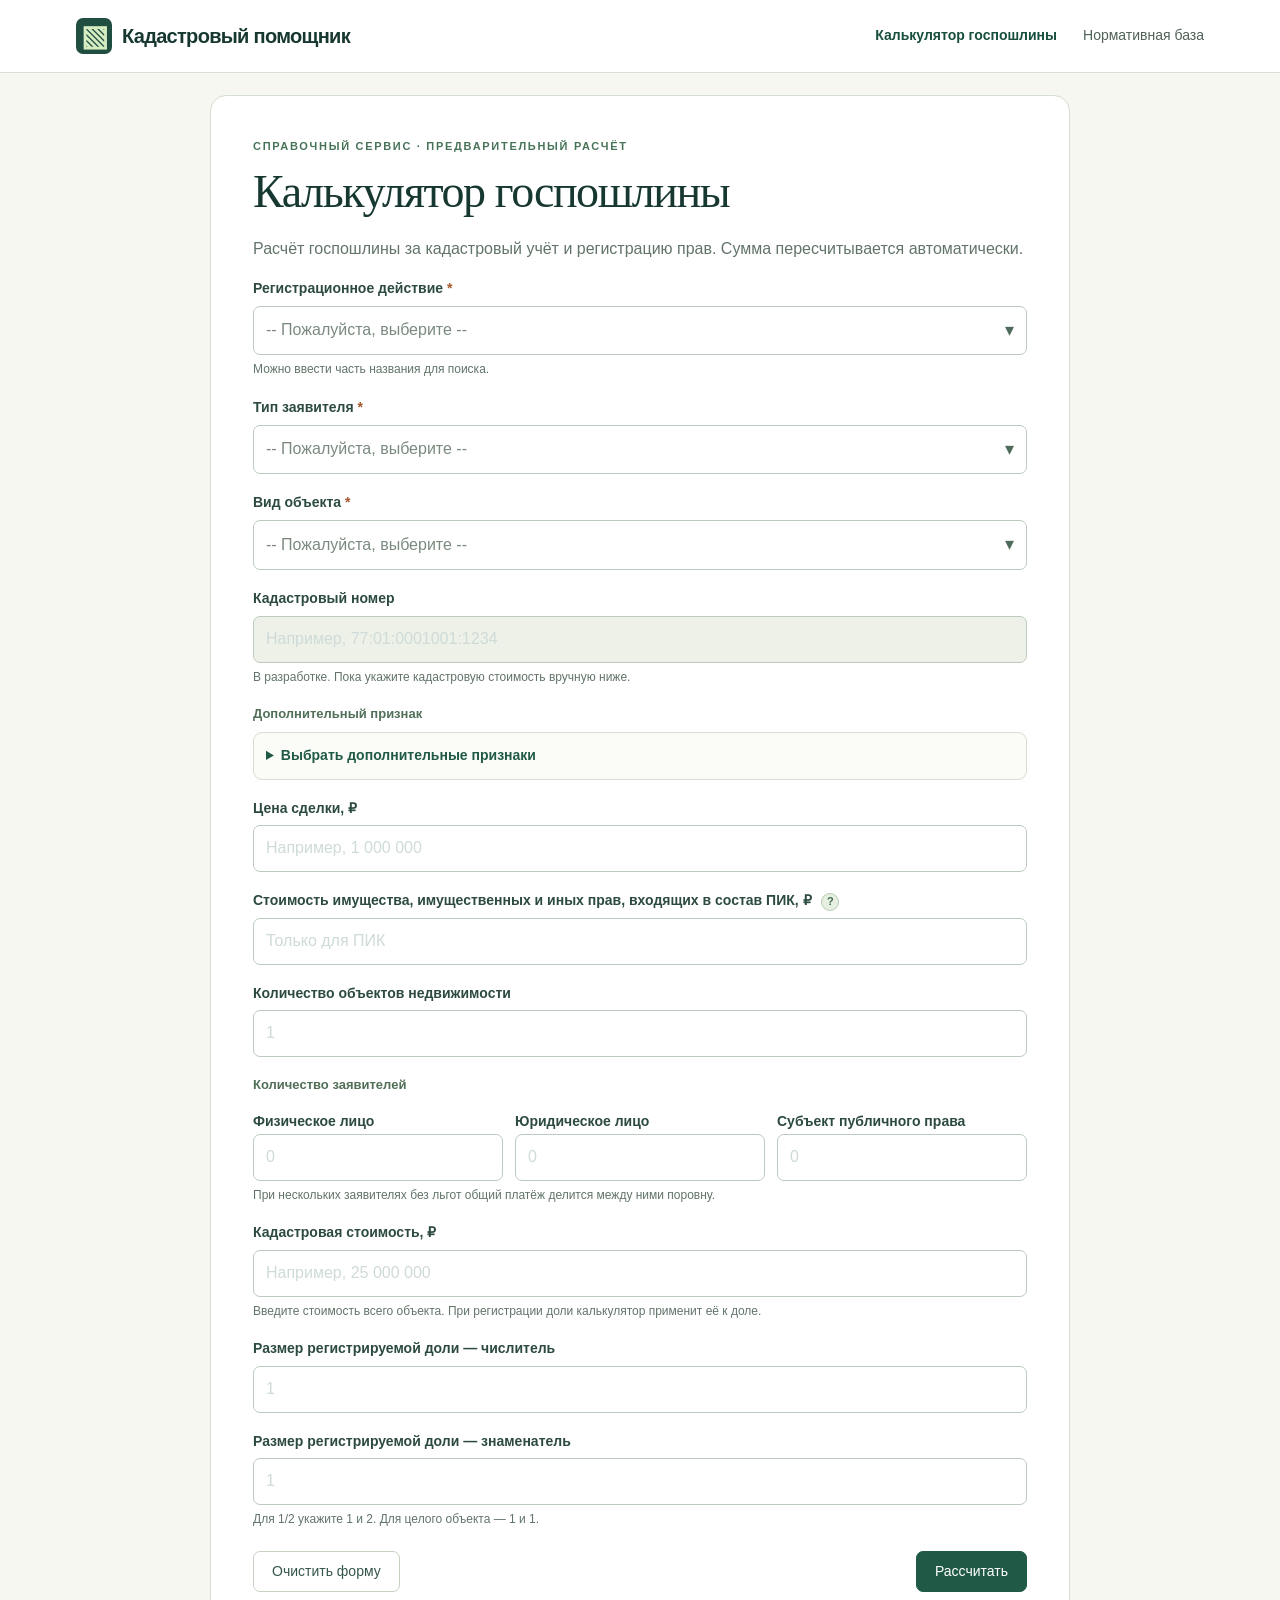
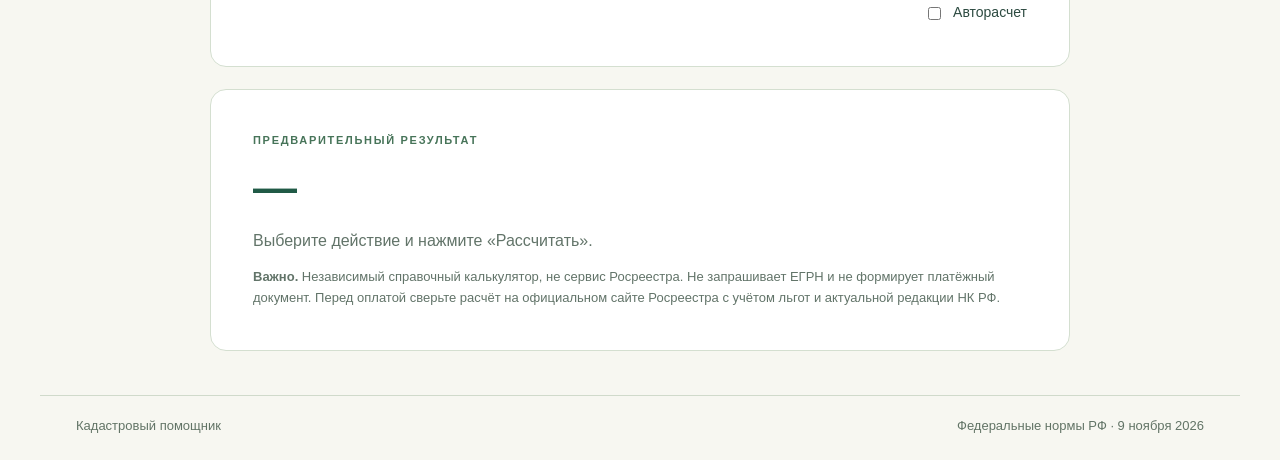
<file: duty.html>
<!DOCTYPE html>
<html lang="ru">
<head>
<meta charset="utf-8">
<meta name="viewport" content="width=device-width,initial-scale=1">
<meta name="theme-color" content="#163f37">
<title>Кадастровый помощник — калькулятор госпошлины</title>
<link rel="stylesheet" href="style.css">
<link rel="shortcut icon" href="favicon.ico">
<style>
.duty-form .field{display:flex;flex-direction:column;gap:6px;margin:0 0 18px}
.duty-form label{font-weight:650;font-size:14px;color:#2c4a40}
.duty-form .req{color:#a3572b;font-weight:700}
.duty-form input,.duty-form select{width:100%;padding:10px 12px;border:1px solid #bdcabd;border-radius:7px;background:#fff;color:#173831;font:inherit}
.duty-form input:focus,.duty-form select:focus{outline:3px solid #205a46;outline-offset:2px;border-color:#205a46}
.duty-form input:disabled{background:#eef1e8;color:#7a8a7f;cursor:not-allowed}
.duty-form .hint{font-size:12px;color:#627469;line-height:1.45}
.duty-form .checks{display:grid;grid-template-columns:1fr;gap:6px}
.duty-form .checks label{font-weight:400;font-size:14px;color:#2c4a40;display:flex;gap:9px;align-items:flex-start;padding:6px 8px;border-radius:6px}
.duty-form .checks label:hover{background:#edf5e9}
.duty-form .checks input{width:auto;margin-top:3px;accent-color:#205a46}
.duty-form details.checks-block{border:1px solid #d4dfd0;border-radius:9px;padding:0 12px;background:#fbfcf8}
.duty-form details.checks-block summary{cursor:pointer;padding:12px 0;font-weight:650;font-size:14px;color:#205a46}
.duty-form .row{display:grid;grid-template-columns:repeat(3,1fr);gap:12px}
.duty-form .field .tooltip{position:relative;display:inline-flex;align-items:center;justify-content:center;width:18px;height:18px;border-radius:50%;background:#e6efe1;color:#3d6a4f;font-size:11px;font-weight:700;margin-left:6px;cursor:help;border:1px solid #b9cdb3}
.duty-form .field .tooltip span{position:absolute;left:50%;top:130%;transform:translateX(-50%);width:320px;background:#173831;color:#f4f8ee;padding:10px 12px;border-radius:8px;font-size:12px;font-weight:400;line-height:1.45;display:none;z-index:5}
.duty-form .field .tooltip:hover span,.duty-form .field .tooltip:focus-within span{display:block}
.duty-form .subhead{font-size:13px;font-weight:650;color:#516f57;margin:0 0 8px}
.duty-form .subhead-holder{margin:0 0 18px}
.duty-form .actions {flex-direction: row;justify-content: space-between;}
.duty-form .actions button.quiet{border:1px solid #c7d2c5;background:transparent;color:#35564b;padding:9px 18px;border-radius:7px}
.duty-form .primary {font-size: 14px;}
.duty-form .error{color:#8a2b2b;font-weight:600}
.duty-form .autocalc{width:fit-content;margin:10px 0 0 auto;display:flex;justify-content:end;gap:9px;align-items:center;font-weight:400;font-size:14px;color:#2c4a40;cursor:pointer}
.duty-form .autocalc input{width:auto;accent-color:#205a46}
.duty-form .autocalc.hidden{display:none}

/* Убираем обводку у чек-боксов при фокусе */
.duty-form input[type="checkbox"]{outline:none!important;box-shadow:none!important}
.duty-form input[type="checkbox"]:focus,.duty-form input[type="checkbox"]:focus-visible{outline:none!important;box-shadow:none!important;border:none}

.duty-form input::placeholder,
.duty-form textarea::placeholder{color:#cedbd8;}

.duty-form .checks label,
.duty-form .autocalc{
  user-select:none;
  -webkit-user-select:none;
}

/* Кастомный дропдаун */
.combo{position:relative}
.combo .combo-input{width:100%;padding:10px 12px;border:1px solid #bdcabd;border-radius:7px;background:#fff;color:#173831;font:inherit;cursor:pointer;text-align:left;display:flex;align-items:center;justify-content:space-between;gap:8px;transition:background .15s}
.combo .combo-input::after{content:'▾';color:#4f6b5b;font-size:18px;flex:none}
.combo .combo-input.placeholder{color:#7a8a7f}
.combo .combo-input.filled{background:#e5f1df;border-color:#b9cdb3;font-weight:600}
.combo .combo-input:focus-visible{outline:3px solid #205a46;outline-offset:2px;border-color:#205a46}
.combo .combo-panel{position:absolute;left:0;right:0;top:calc(100% + 4px);background:#fff;border:1px solid #bdcabd;border-radius:8px;box-shadow:0 12px 26px #17203318;z-index:20;display:none;flex-direction:column;overflow:hidden}
.combo.open .combo-panel{display:flex}
.combo .combo-search{padding:8px;border-bottom:1px solid #e3e9df}
.combo .combo-search input{width:100%;padding:8px 10px;border:1px solid #cfd6cf;border-radius:6px;font:inherit}
.combo .combo-search input:focus{outline:3px solid #205a46;outline-offset:1px;border-color:#205a46}
.combo .placeholder:hover{background:#e5f1df}
.combo .combo-list{list-style:none;margin:0;padding:4px;max-height:450px;overflow-y:auto;overscroll-behavior:contain}
.combo .combo-list li{padding:9px 10px;border-radius:6px;cursor:pointer;font-size:14px;line-height:1.35;color:#173831}
.combo .combo-list li:hover,.combo .combo-list li.hl{background:#edf5e9}
.combo .combo-list li[aria-selected="true"]{background:#e5f1df;font-weight:600}
.combo .combo-list li.empty{color:#7a8a7f;cursor:default;font-style:italic}
.combo .combo-list li.empty:hover{background:transparent}
.combo .combo-list::-webkit-scrollbar{width:10px}
.combo .combo-list::-webkit-scrollbar-thumb{background:#c7d2c5;border-radius:6px}

@media(max-width:650px){.duty-form .row{grid-template-columns:1fr}.duty-form .field .tooltip span{width:230px}.combo .combo-panel{max-height:280px}}
@media print{.duty-form .actions,.duty-form .back,header,footer{display:none}}
</style>
</head>
<body>
<header><div class="bar">
  <a class="brand" href="index.html#catalog"><span class="mark">▧</span>Кадастровый помощник</a>
  <nav><a href="duty.html" class="active">Калькулятор госпошлины</a><a href="index.html#sources">Нормативная база</a></nav>
</div></header>
<main id="main"></main>
<footer>Кадастровый помощник <span>Федеральные нормы РФ · 9 ноября 2026</span></footer>

<script>
'use strict';
const main=document.querySelector('main');
const safe=x=>String(x??'').replace(/[&<>"']/g,c=>({'&':'&amp;','<':'&lt;','>':'&gt;','"':'&quot;',"'":'&#39;'}[c]));
const money=n=>Math.round(n).toLocaleString('ru-RU')+' ₽';

const ACTIONS=[
  ['','-- Пожалуйста, выберите --'],
  ['combined_create','Кадастровый учёт и регистрация прав на созданные (образованные) объекты недвижимости (кроме ввода объекта в эксплуатацию, изъятия ЗУ)'],
  ['cad_remove_reg','Снятие с государственного кадастрового учёта объекта недвижимости, права на который зарегистрированы в ЕГРН'],
  ['part_reg','Учёт части объекта недвижимости и регистрация ограничений на такую часть'],
  ['part_remove_reg','Снятие с государственного кадастрового учёта части объекта недвижимости при регистрации ограничений и обременений права'],
  ['cad_only','Учёт объекта недвижимости без одновременной государственной регистрации прав'],
  ['cad_remove_noreg','Снятие с государственного кадастрового учёта объекта недвижимости, права на который не зарегистрированы в ЕГРН'],
  ['part_only','Учёт части объекта недвижимости без регистрации ограничений на такую часть'],
  ['part_remove_noreg','Снятие с государственного кадастрового учёта части объекта недвижимости, ограничения и обременения на которую не регистрируются в соответствии с ФЗ'],
  ['cad_change','Кадастровый учёт изменений основных сведений об объекте недвижимости'],
  ['cad_prior','Внесение сведений о ранее учтённом объекте недвижимости'],
  ['cad_view_change','Изменение вида объекта недвижимости в рамках учёта изменений основных характеристик'],
  ['right_reg','Регистрация прав на учтённый в ЕГРН объект недвижимости'],
  ['right_stop','Прекращение государственной регистрации прав без одновременного кадастрового учёта'],
  ['right_transfer','Регистрация перехода права без одновременного кадастрового учёта'],
  ['deal_restrict','Регистрация сделки об ограничении прав и обременении объекта недвижимости'],
  ['restrict_reg','Регистрация ограничений прав и обременений объекта недвижимости'],
  ['restrict_stop','Прекращение ограничений прав на объект недвижимости и обременений объекта недвижимости'],
  ['part_restrict','Регистрация ограничений на учтённую в ЕГРН часть объекта недвижимости'],
  ['info_interested','Внесение сведений в ЕГРН по инициативе заинтересованного лица'],
  ['fix_tech','Исправление технических ошибок, содержащихся в ЕГРН'],
  ['border_mvi','Внесение в ЕГРН сведений о границах в порядке межведомственного информационного взаимодействия'],
  ['border_mvi_change','Изменение в ЕГРН сведений о границах в порядке межведомственного информационного взаимодействия'],
  ['border_mvi_remove','Исключение из ЕГРН сведений о границах в порядке межведомственного информационного взаимодействия'],
  ['suspend_req','Приостановление осуществления кадастрового учёта и (или) регистрации прав в заявительном порядке'],
  ['stop_req','Прекращение осуществления кадастрового учёта и (или) регистрации прав в заявительном порядке'],
  ['resume_reg','Возобновление государственной регистрации, ранее приостановленной по заявлению правообладателя'],
  ['extra_docs','Обработка дополнительных документов, представляемых заявителем'],
  ['border_init','Внесение в ЕГРН сведений о границах по инициативе заинтересованного лица'],
  ['mortgage_endorse','Регистрация передачи права по закладной'],
  ['mortgage_owner','Регистрация законного владельца закладной'],
  ['mortgage_issue','Выдача закладной'],
  ['take_back','Принятие объекта недвижимости вновь во владение, пользование и распоряжение'],
  ['no_abandon','Обработка заявления о том, что собственник не совершал действий по отказу от права собственности'],
  ['no_app_docs','Обработка документов, поступающих без заявлений'],
  ['fix_border','Исправление технических ошибок в сведениях реестра границ'],
  ['arrest','Обработка судебного акта или акта уполномоченного органа о наложении ареста'],
  ['cad_cost_comm','Внесение сведений о КС ОН, установленной решением комиссии/суда'],
  ['change_records','Внесение изменений в записи реестра прав, ограничений прав и обременений'],
  ['correct_info','Корректировка сведений'],
  ['no_ddu_right','Внесение сведений об отсутствии у застройщика права привлекать средства участников долевого строительства'],
  ['prior_noapp','Внесение сведений о ранее учтённых объектах без заявления'],
  ['ddu_suspend','Внесение сведений о приостановлении деятельности застройщика'],
  ['ddu_liquid','Внесение сведений о ликвидации лица, привлекающего средства участников долевого строительства'],
  ['new_border_part','Внесение нового участка границы объекта землеустройства']
];

const PAYERS=[
  ['','-- Пожалуйста, выберите --'],
  ['company','Юридическое лицо'],
  ['person','Физическое лицо'],
  ['foreign','Иностранное государство'],
  ['public_authority','ФОИВ, РОИВ, ОМСУ'],
  ['int_org','Международная организация'],
  ['public_entity','Публично-правовое образование (РФ, субъект РФ или муниципальное образование)']
];

const OBJECTS=[
  ['','-- Пожалуйста, выберите --'],
  ['land','Земельный участок'],
  ['building','Здание'],
  ['premise','Помещение'],
  ['structure','Сооружение'],
  ['unfinished','Объект незавершённого строительства'],
  ['enterprise','Предприятие как имущественный комплекс'],
  ['complex','Единый недвижимый комплекс'],
  ['carplace','Машино-место'],
  ['other','Иной объект недвижимости']
];

const CHECKS=[
  ['agri_land','Земельный участок сельскохозяйственного назначения'],
  ['lph_land','Земельный участок для ЛПХ, огородничества, садоводства, ИЖС/ИГС и (или) создаваемый на нём объект'],
  ['right_no_reg','Возникновение права не связано с государственной регистрацией'],
  ['common_share','Доля в праве общей собственности на общее имущество в МКД, ином здании, сооружении'],
  ['enterprise_ik','Предприятие как имущественный комплекс (ПИК)'],
  ['state_muni','Объект в государственной или муниципальной собственности'],
  ['mortgage_agreement','В связи с соглашением об изменении или расторжении договора об ипотеке'],
  ['pif','Недвижимое имущество, составляющее ПИФ'],
  ['reindeer','Земельный участок относится к землям северного оленеводства'],
  ['religious','Религиозные организации'],
  ['gas_network','Объекты сетей газораспределения и газопотребления при техприсоединении'],
  ['benefits_333_35','Льготы согласно ст. 333.35 НК РФ'],
  ['credit_holidays','Кредитные каникулы (пп. 33 п. 3 ст. 333.35 НК РФ)']
];

/* Форматирование сумм: 1000000 -> 1 000 000 */
function formatMoneyInput(el){
  const raw=el.value.replace(/\s/g,'').replace(',','.').replace(/[^\d.]/g,'');
  if(!raw){el.value='';return;}
  const dot=raw.indexOf('.');
  let intPart=dot>=0?raw.slice(0,dot):raw;
  let frac=dot>=0?raw.slice(dot+1):'';
  intPart=intPart.replace(/^0+(?=\d)/,'');
  frac=frac.slice(0,2);
  const grouped=intPart.replace(/\B(?=(\d{3})+(?!\d))/g,' ');
  el.value=dot>=0?(grouped+(frac?','+frac:'')):grouped;
}

/* Запрет изменения числа колесом мыши */
function blockWheelNumber(el){
  el.addEventListener('wheel',e=>{e.preventDefault();el.blur();},{passive:false});
}

/* Компонент кастомного выпадающего списка с поиском */
function createCombo(root,{id,items,placeholder,onChange}){
  root.innerHTML=`<button type="button" class="combo-input placeholder" id="${id}" aria-haspopup="listbox" aria-expanded="false"></button>
    <div class="combo-panel">
      <div class="combo-search"><input type="text" placeholder="Поиск…" aria-label="Поиск"></div>
      <ul class="combo-list" role="listbox"></ul>
    </div>`;
  const btn=root.querySelector('.combo-input');
  const search=root.querySelector('.combo-search input');
  const list=root.querySelector('.combo-list');
  let value='', hl=-1, filtered=items;

  function labelOf(v){const it=items.find(i=>i[0]===v);return it?it[1]:'';}
  function setDisplay(){
    const l=value?labelOf(value):'';
    btn.textContent=l||placeholder;
    btn.classList.toggle('placeholder',!l);
    btn.classList.toggle('filled',!!l);
  }
  function renderList(){
    list.innerHTML='';
    if(!filtered.length){list.innerHTML='<li class="empty">Ничего не найдено</li>';return;}
    filtered.forEach((it,idx)=>{
      const li=document.createElement('li');
      li.textContent=it[1];
      li.dataset.value=it[0];
      li.setAttribute('role','option');
      li.setAttribute('aria-selected',String(it[0]===value));
      if(idx===hl) li.classList.add('hl');
      li.addEventListener('click',()=>select(it[0]));
      list.appendChild(li);
    });
  }
  function select(v){
    value=v;hl=-1;
    setDisplay();
    root.classList.remove('open');
    btn.setAttribute('aria-expanded','false');
    if(typeof onChange==='function') onChange(v);
  }
  function open(){
    filtered=items.slice();
    search.value='';
    hl=-1;
    renderList();
    root.classList.add('open');
    btn.setAttribute('aria-expanded','true');
    setTimeout(()=>search.focus(),0);
  }
  function close(){root.classList.remove('open');btn.setAttribute('aria-expanded','false');}

  btn.addEventListener('click',e=>{
    e.stopPropagation();
    root.classList.contains('open')?close():open();
  });
  search.addEventListener('input',()=>{
    const q=search.value.trim().toLocaleLowerCase('ru');
    filtered=items.filter(it=>it[1].toLocaleLowerCase('ru').includes(q));
    hl=-1;renderList();
  });
  search.addEventListener('keydown',e=>{
    if(e.key==='ArrowDown'){e.preventDefault();if(!filtered.length)return;hl=(hl+1)%filtered.length;renderList();list.children[hl]?.scrollIntoView({block:'nearest'});}
    else if(e.key==='ArrowUp'){e.preventDefault();if(!filtered.length)return;hl=(hl-1+filtered.length)%filtered.length;renderList();list.children[hl]?.scrollIntoView({block:'nearest'});}
    else if(e.key==='Enter'){e.preventDefault();if(hl>=0&&filtered[hl])select(filtered[hl][0]);}
    else if(e.key==='Escape'){e.preventDefault();close();btn.focus();}
  });
  document.addEventListener('click',e=>{if(!root.contains(e.target))close();});

  setDisplay();
  return {
    get value(){return value;},
    set value(v){value=v||'';setDisplay();},
    label:()=>labelOf(value)
  };
}

let actionCombo,payerCombo,objectCombo;
let autoCalc=false;

function render(){
  const checks=CHECKS.map(([v,l])=>`<label><input type="checkbox" data-check="${v}"> ${safe(l)}</label>`).join('');

  main.innerHTML=`<div class="narrow">
    <section class="panel duty-form">
      <div class="eyebrow">Справочный сервис · предварительный расчёт</div>
      <h1>Калькулятор госпошлины</h1>
      <p class="muted" style="margin-top:0">Расчёт госпошлины за кадастровый учёт и регистрацию прав. Сумма пересчитывается автоматически.</p>

      <div class="field">
        <label>Регистрационное действие <span class="req">*</span></label>
        <div class="combo" id="actionCombo"></div>
        <div class="hint">Можно ввести часть названия для поиска.</div>
      </div>

      <div class="field">
        <label>Тип заявителя <span class="req">*</span></label>
        <div class="combo" id="payerCombo"></div>
      </div>

      <div class="field">
        <label>Вид объекта <span class="req">*</span></label>
        <div class="combo" id="objectCombo"></div>
      </div>

      <div class="field">
        <label for="cadnum">Кадастровый номер</label>
        <input id="cadnum" type="text" placeholder="Например, 77:01:0001001:1234" disabled>
        <div class="hint">В разработке. Пока укажите кадастровую стоимость вручную ниже.</div>
      </div>

      <div class="subhead-holder">
        <div class="subhead">Дополнительный признак</div>
        <details class="checks-block">
          <summary>Выбрать дополнительные признаки</summary>
          <div class="checks">${checks}</div>
        </details>
      </div>

      <div class="field">
        <label for="deal">Цена сделки, ₽</label>
        <input id="deal" inputmode="decimal" placeholder="Например, 1 000 000" data-money>
      </div>

      <div class="field">
        <label for="ikValue">Стоимость имущества, имущественных и иных прав, входящих в состав ПИК, ₽
          <span class="tooltip" tabindex="0">?<span>ПИК — предприятие как имущественный комплекс. По пп. 21 п. 1 ст. 333.33 НК РФ госпошлина = 0,2 % стоимости имущества и прав, входящих в состав ПИК, но не менее 0,2 % цены сделки и не более 1 000 000 ₽.</span></span>
        </label>
        <input id="ikValue" inputmode="decimal" placeholder="Только для ПИК" data-money>
      </div>

      <div class="field">
        <label for="objects">Количество объектов недвижимости</label>
        <input id="objects" type="number" min="1" max="1000" placeholder="1">
      </div>

      <div class="field">
        <div class="subhead">Количество заявителей</div>
        <div class="row">
          <div><label for="peoplePerson">Физическое лицо</label><input id="peoplePerson" type="number" min="0" placeholder="0"></div>
          <div><label for="peopleCompany">Юридическое лицо</label><input id="peopleCompany" type="number" min="0" placeholder="0"></div>
          <div><label for="peoplePublic">Субъект публичного права</label><input id="peoplePublic" type="number" min="0" placeholder="0"></div>
        </div>
        <div class="hint">При нескольких заявителях без льгот общий платёж делится между ними поровну.</div>
      </div>

      <div class="field">
        <label for="cadValue">Кадастровая стоимость, ₽</label>
        <input id="cadValue" inputmode="decimal" placeholder="Например, 25 000 000" data-money>
        <div class="hint">Введите стоимость всего объекта. При регистрации доли калькулятор применит её к доле.</div>
      </div>

      <div class="field">
        <label for="shareNum">Размер регистрируемой доли — числитель</label>
        <input id="shareNum" type="number" min="1" placeholder="1">
      </div>
      <div class="field">
        <label for="shareDen">Размер регистрируемой доли — знаменатель</label>
        <input id="shareDen" type="number" min="1" placeholder="1">
        <div class="hint">Для 1/2 укажите 1 и 2. Для целого объекта — 1 и 1.</div>
      </div>

      <div class="actions">
        <button class="quiet" id="clear">Очистить форму</button>
        <button class="primary" id="calc">Рассчитать</button>
      </div>
      <label class="autocalc" title="Вкл/выкл авторасчет результата при любом изменении"><input type="checkbox" id="autoCalc" > Авторасчет</label>
    </section>

    <section class="panel" aria-live="polite">
      <div class="eyebrow">Предварительный результат</div>
      <div id="total" style="font-size:clamp(30px,5vw,44px);font-weight:800;letter-spacing:-1px;color:#205a46;margin:6px 0">—</div>
      <p id="perPerson" class="muted" style="margin:0 0 10px">Выберите действие и нажмите «Рассчитать».</p>
      <div id="detail" class="answers" style="font-size:14px"></div>
      <div class="notice" style="font-size:13px;color:#627469;margin-top:14px"><b>Важно.</b> Независимый справочный калькулятор, не сервис Росреестра. Не запрашивает ЕГРН и не формирует платёжный документ. Перед оплатой сверьте расчёт на официальном сайте Росреестра с учётом льгот и актуальной редакции НК РФ.</div>
    </section>
  </div>`;

  actionCombo=createCombo(document.getElementById('actionCombo'),{id:'action',items:ACTIONS,placeholder:'-- Пожалуйста, выберите --',onChange:()=>scheduleCalc()});
  payerCombo=createCombo(document.getElementById('payerCombo'),{id:'payer',items:PAYERS,placeholder:'-- Пожалуйста, выберите --',onChange:()=>scheduleCalc()});
  objectCombo=createCombo(document.getElementById('objectCombo'),{id:'object',items:OBJECTS,placeholder:'-- Пожалуйста, выберите --',onChange:()=>scheduleCalc()});

  /* Форматирование денежных сумм */
  document.querySelectorAll('[data-money]').forEach(el=>{
    el.addEventListener('input',()=>{formatMoneyInput(el);scheduleCalc();});
    el.addEventListener('blur',()=>formatMoneyInput(el));
  });

  /* Запрет изменения чисел колесом мыши на всех числовых инпутах */
  document.querySelectorAll('input[type="number"]').forEach(blockWheelNumber);

  /* Всё остальное — триггерит пересчёт при авто-режиме */
  ['objects','peoplePerson','peopleCompany','peoplePublic','shareNum','shareDen'].forEach(id=>{
    document.getElementById(id).addEventListener('input',scheduleCalc);
  });
  document.querySelectorAll('[data-check]').forEach(c=>c.addEventListener('change',scheduleCalc));

  document.getElementById('calc').onclick=calculate;
  document.getElementById('clear').onclick=clearForm;

  const auto=document.getElementById('autoCalc');
  auto.addEventListener('change',()=>{
    autoCalc=auto.checked;
    document.getElementById('calc').style.display=autoCalc?'none':'';
    if(autoCalc) calculate();
  });
  auto.checked=autoCalc;
  document.getElementById('calc').style.display=autoCalc?'none':'';
}

function scheduleCalc(){if(autoCalc) calculate();}

function num(id){
  const s=document.getElementById(id).value.trim().replace(/\s/g,'').replace(',','.');
  if(!s) return 0;
  const v=Number(s); return Number.isFinite(v)&&v>=0?v:NaN;
}

function showError(msg){
  document.getElementById('total').textContent='—';
  document.getElementById('perPerson').innerHTML='<span class="error">'+safe(msg)+'</span>';
  document.getElementById('detail').textContent='';
}

function calculate(){
  const action=actionCombo.value;
  const payer=payerCombo.value;
  const objectType=objectCombo.value;
  const checks=Object.fromEntries([...document.querySelectorAll('[data-check]')].map(c=>[c.dataset.check,c.checked]));
  if(!action){showError('Выберите регистрационное действие.');return;}
  if(!payer){showError('Выберите тип заявителя.');return;}
  if(!objectType){showError('Выберите вид объекта.');return;}

  const n=Math.max(1,Math.floor(num('shareNum')||1));
  const d=Math.max(1,Math.floor(num('shareDen')||1));
  const share=Math.min(1,n/d);
  const cad=num('cadValue');
  const deal=num('deal');
  const ikValue=num('ikValue');
  if(Number.isNaN(cad)||Number.isNaN(deal)||Number.isNaN(ikValue)){showError('Проверьте введённые суммы.');return;}
  const isPerson=payer==='person';
  const isCompany=payer==='company';
  const objects=Math.max(1,Math.floor(num('objects')||1));

  const fixed={
    cad_only:[2000,22000,'Кадастровый учёт объекта без регистрации права'],
    cad_change:[1000,2000,'Кадастровый учёт изменений основных сведений'],
    cad_prior:[1000,2000,'Внесение сведений о ранее учтённом объекте'],
    cad_view_change:[1000,2000,'Изменение вида объекта в рамках учёта изменений'],
    combined_create:[6000,66000,'Одновременный кадастровый учёт и регистрация созданного объекта'],
    right_reg:[2000,22000,'Регистрация прав на учтённый объект'],
    right_transfer:[2000,22000,'Регистрация перехода права'],
    restrict_reg:[1000,4000,'Регистрация ограничений и обременений'],
    part_restrict:[1000,4000,'Регистрация ограничений на часть объекта'],
    mortgage_agreement_present:[1000,4000,'Регистрация ипотеки'],
    mortgage_agreement_change:[400,1200,'Изменение записи об ипотеке'],
    mortgage_endorse:[700,12000,'Регистрация передачи права по закладной'],
    mortgage_owner:[700,12000,'Регистрация законного владельца закладной']
  };

  let perObject=0, basis='';
  let count=1;

  if(action==='combined_create'||action==='cad_only'||action==='right_reg'){
    if(checks.lph_land){
      perObject=isPerson?700:7000;
      basis='Специальная ставка для участка/объекта для ЛПХ, садоводства, ИЖС/ИГС, гаража (пп. 24 или 24.1 ст. 333.33 НК РФ).';
    } else if(checks.agri_land){
      perObject=isPerson?700:7000;
      basis='Ставка для земель сельскохозяйственного назначения (пп. 25 или 25.1 ст. 333.33 НК РФ).';
    } else {
      const key=action==='cad_only'?'cad_only':action==='right_reg'?'right_reg':'combined_create';
      const row=fixed[key];
      perObject=isPerson?row[0]:(isCompany?row[1]:row[0]);
      basis=row[2]+'.';
    }
    count=objects;
  } else if(action==='cad_change'||action==='cad_prior'||action==='cad_view_change'){
    const row=fixed[action];
    perObject=isPerson?row[0]:row[1];
    basis=row[2]+'.';
    count=1;
  } else if(action==='restrict_reg'||action==='part_restrict'||action==='deal_restrict'){
    const row=fixed.restrict_reg;
    perObject=isPerson?row[0]:row[1];
    basis=row[2]+'.';
    count=1;
  } else if(action==='right_transfer'){
    const threshold=isPerson?20000000:22000000;
    const rate=isPerson?0.0002:0.002;
    const cap=isPerson?500000:1000000;
    const base=isPerson?4000:44000;
    const cadPart=cad*share, dealPart=deal*share;
    if(!cad||cadPart<=threshold){
      perObject=base;
      basis=`Кадастровая стоимость доли ${money(cadPart)} — не выше порога ${money(threshold)}.`;
    } else {
      const fromCad=cadPart*rate, fromDeal=dealPart*rate;
      const raw=Math.min(cap,Math.max(fromCad,fromDeal));
      perObject=Math.floor(raw/100)*100;
      basis=`Ставка ${isPerson?'0,02%':'0,2%'} от кадастровой стоимости доли (${money(fromCad)})${dealPart>0?'; ориентир по цене сделки — '+money(fromDeal):''}; предел ${money(cap)}; округление вниз до 100 ₽.`;
    }
    count=objects;
  } else if(checks.enterprise_ik||objectType==='enterprise'){
    if(ikValue<=0){showError('Для ПИК укажите стоимость имущества и прав, входящих в состав предприятия.');return;}
    const fromValue=ikValue*0.002;
    const fromDeal=deal>0?deal*0.002:0;
    const raw=Math.min(1000000,Math.max(fromValue,fromDeal));
    perObject=raw;
    basis=`ПИК: 0,2 % стоимости имущества (${money(fromValue)})${deal>0?'; ориентир по цене сделки — '+money(fromDeal):''}; не более 1 000 000 ₽.`;
    count=1;
  } else if(action==='general'){
    const threshold=isPerson?20000000:22000000;
    const rate=isPerson?0.0002:0.002;
    const cap=isPerson?500000:1000000;
    const base=isPerson?4000:44000;
    const cadPart=cad*share;
    if(!cad||cadPart<=threshold){perObject=base;basis='Базовая ставка.';}
    else{const raw=Math.min(cap,cadPart*rate);perObject=Math.floor(raw/100)*100;basis='0,02%/0,2% от кадастровой стоимости доли с пределом.';}
    count=objects;
  } else {
    perObject=isPerson?350:1000;
    basis='Справочная оценка по базовой ставке; уточните по НК РФ для выбранного действия.';
    count=1;
  }

  if(!Number.isFinite(perObject)){showError('Не удалось выполнить расчёт.');return;}
  const total=perObject*count;

  const pp=Math.max(0,Math.floor(num('peoplePerson')||0));
  const pc=Math.max(0,Math.floor(num('peopleCompany')||0));
  const pu=Math.max(0,Math.floor(num('peoplePublic')||0));
  const people=pp+pc+pu;
  const each=people>0?total/people:total;

  document.getElementById('total').textContent=money(total);
  document.getElementById('perPerson').textContent=people>1
    ?`Всего плательщиков: ${people}. Доля одного: ${money(each)}.`
    :'На одного заявителя: '+money(total);
  document.getElementById('detail').innerHTML=
    `<div><b>Основание:</b> ${safe(basis)}</div>`+
    `<div><b>Ставка на один объект:</b> ${money(perObject)}</div>`+
    `<div><b>Количество объектов:</b> ${count}</div>`+
    `<div><b>Общая сумма:</b> ${money(total)}</div>`+
    `<div><b>Справочно:</b> расчёт предварительный; льготы и особые режимы не применены автоматически.</div>`;
}

function clearForm(){
  actionCombo.value='';
  payerCombo.value='';
  objectCombo.value='';
  ['deal','ikValue','cadValue','cadnum','objects','shareNum','shareDen','peoplePerson','peopleCompany','peoplePublic'].forEach(id=>document.getElementById(id).value='');
  document.querySelectorAll('[data-check]').forEach(c=>c.checked=false);
  document.getElementById('total').textContent='—';
  document.getElementById('perPerson').textContent='Выберите действие и нажмите «Рассчитать».';
  document.getElementById('detail').textContent='';
  if(autoCalc) calculate();
}

render();
</script>
</body>
</html>
</file>
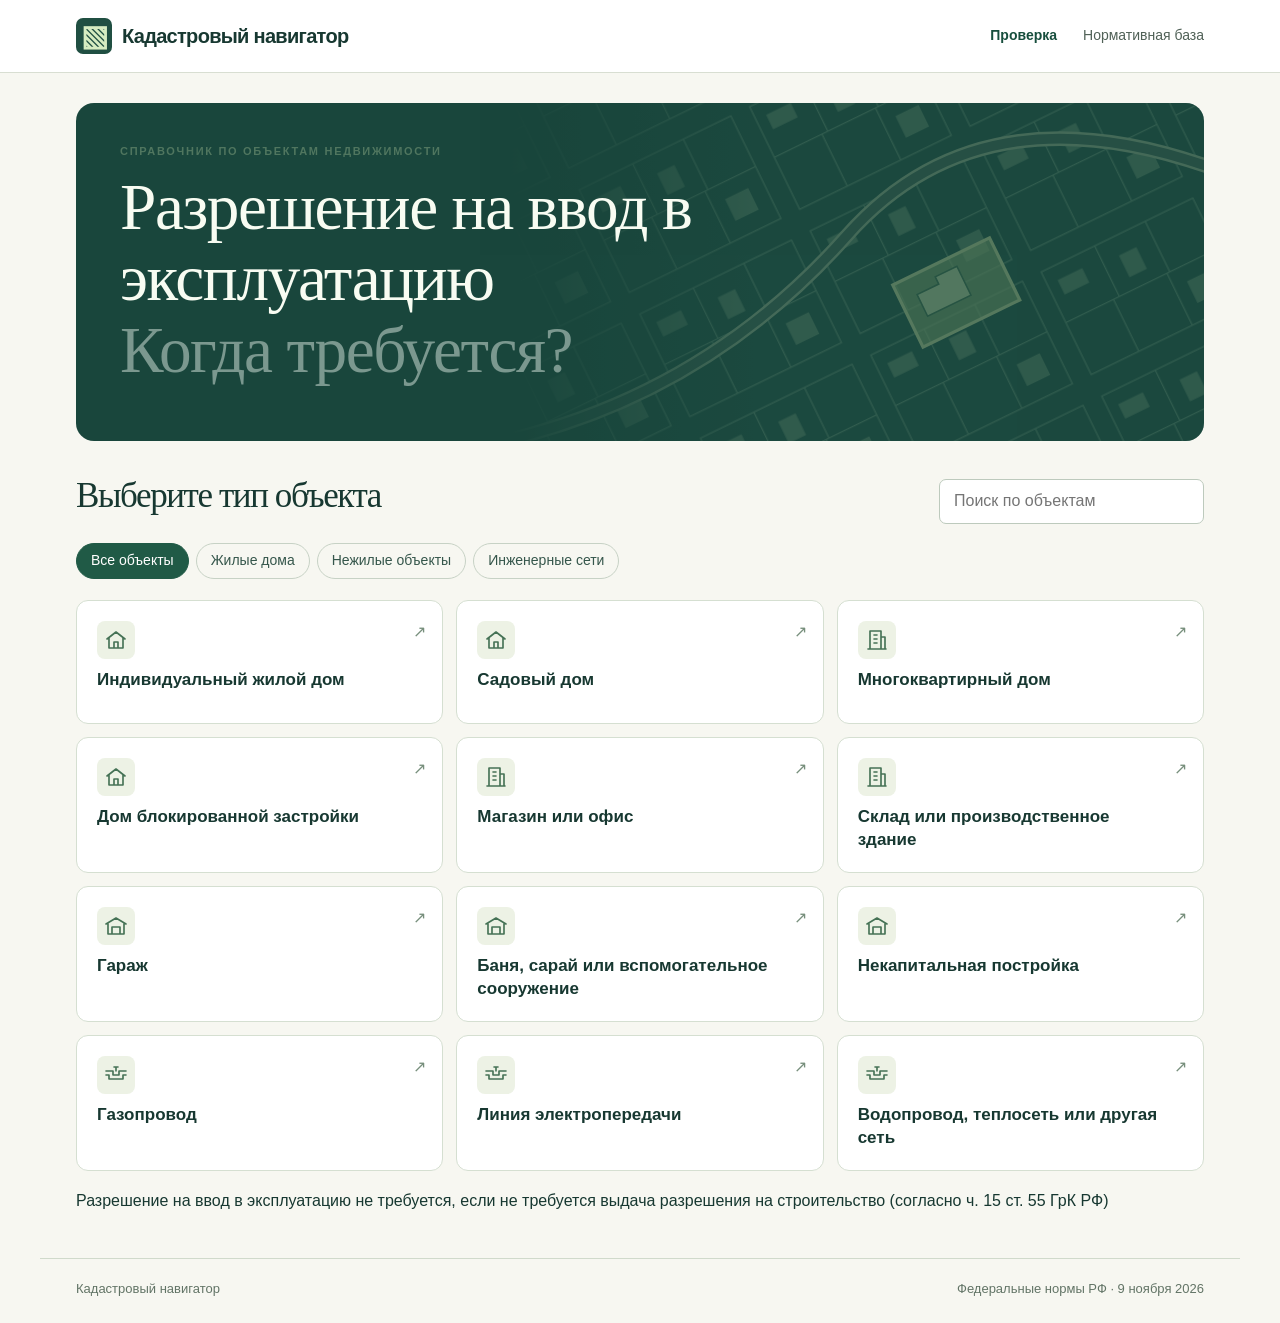
<file: robots.txt.html>
<!DOCTYPE html><html lang="ru"><head><meta charset="utf-8"><meta name="viewport" content="width=device-width,initial-scale=1"><meta name="theme-color" content="#163f37"><title>Кадастровый навигатор — проверка разрешений</title><link rel="stylesheet" href="style.css"><script defer src="rules.js"></script><script defer src="app.js"></script></head><body><header><div class="bar"><a class="brand" href="robots.txt.html#catalog"><span class="mark">▧</span>Кадастровый навигатор</a><nav><a href="robots.txt.html#catalog">Проверка</a><a href="robots.txt.html#sources">Нормативная база</a></nav></div></header><main id="main"></main><footer>Кадастровый навигатор <span>Федеральные нормы РФ · 9 ноября 2026</span></footer></body></html>
</file>
<file: style.css>
*{box-sizing:border-box}body{margin:0;background:#f7f7f1;color:#173831;font:16px/1.55 "Inter","Segoe UI",Arial,sans-serif}a{color:inherit}button,input{font:inherit}button,a,input{touch-action:manipulation}button{cursor:pointer}button:focus-visible,a:focus-visible,input:focus-visible{outline:3px solid #cc7e27;outline-offset:3px}header{background:#fff;border-bottom:1px solid #d8ded2}.bar,main,footer{max-width:1200px;margin:auto;padding:0 36px}.bar{height:72px;display:flex;align-items:center;justify-content:space-between;gap:14px}.brand{font-size:20px;font-weight:750;letter-spacing:-.7px;display:flex;align-items:center;gap:10px;text-decoration:none}.mark{background:#204f42;color:#d6ecc1;border-radius:7px;font-size:29px;line-height:36px;text-align:center;width:36px}nav{display:flex;gap:26px}nav a{text-decoration:none;color:#506157;font-size:14px}nav a.active{font-weight:700;color:#174e3d}.hero{position:relative;isolation:isolate;overflow:hidden;background:#19463c;color:#f8fcf2;border-radius:18px;margin:30px 0 36px;padding:40px 44px}.hero svg{position:absolute;right:-1%;top:-12%;	opacity: 0.3;height:126%;z-index:-1}.eyebrow{font:700 11px/1.5 "Segoe UI",Arial,sans-serif;letter-spacing:1.7px;text-transform:uppercase;color:#477459}.hero .eyebrow{color:#50765F}.hero h1,h1,h2{font-family:Georgia,"Times New Roman",serif;font-weight:500;letter-spacing:-1.4px;line-height:1.1}.hero h1{font-size:clamp(38px,5.1vw,69px);margin:12px 0 14px;max-width:65%}.hero-sub{display:block;color:#7B988F;margin:0;}.sectionbar{display:flex;justify-content:space-between;align-items:center;gap:18px;flex-wrap:wrap}h2{font-size:35px;margin:0 0 10px}h1{font-size:46px;margin:12px 0 20px}.search{border:1px solid #bdcabd;background:white;padding:9px 14px;border-radius:7px;width:265px}.filters{display:flex;gap:7px;flex-wrap:wrap;margin:18px 0 21px}.description{margin:18px 0 21px}.pill,.quiet,.back{border:1px solid #c7d2c5;border-radius:24px;background:transparent;color:#35564b;padding:6px 14px;font-size:14px}.pill.on,.primary{background:#205a46;color:white;border-color:#205a46}.grid{display:grid;grid-template-columns:repeat(3,minmax(0,1fr));gap:13px}.card{position:relative;text-align:left;min-height:124px;padding:20px;background:white;border:1px solid #d5dfd1;border-radius:12px;color:inherit;display:flex;flex-direction:column;gap:10px;align-items:flex-start}.card:hover,.option:hover{background:#edf5e9;border-color:#72a182}.card strong{font-size:17px;line-height:1.35;padding-right:12px}.card .arr{position:absolute;right:16px;top:19px;color:#778f7c}.icon{display:inline-flex;background:#edf2e5;border-radius:8px;color:#457255;padding:7px}.icon svg{width:24px;height:24px}.muted{color:#627469}.back{margin-top:28px}.panel{background:#fff;border:1px solid #d4dfd0;border-radius:16px;padding:clamp(20px,4vw,42px);margin:22px 0}.narrow{max-width:860px;margin:auto}.option{display:block;text-align:left;border-radius:9px;border:1px solid #cdd8ca;background:#fff;color:inherit;width:100%;padding:14px 18px;margin:9px 0}.option[aria-pressed=true]{background:#e5f1df;border:2px solid #44785b;padding:13px 17px}.primary,.quiet{padding:9px 18px;border-radius:7px}.primary{border:1px solid #205a46}.primary:disabled{opacity:.4;cursor:default}.actions{display:flex;gap:10px;flex-wrap:wrap;margin-top:22px}.resultgrid{display:grid;grid-template-columns:1fr 1fr;gap:12px}.resultbox{background:#f0f4eb;border-radius:9px;padding:17px}.resultbox h3{font-size:13px;color:#516f57;margin:0 0 8px}.resultbox p{margin:0}.panel h2{font-size:28px}.panel li{margin:8px 0}.ref{color:#2f654a;text-underline-offset:3px}.rule{border-top:1px solid #d8dfd3;margin-top:23px;padding-top:18px}.answers{font-size:14px}.answers dt{font-weight:bold}.answers dd{margin:2px 0 10px}footer{display:flex;justify-content:space-between;gap:12px;border-top:1px solid #d0dacb;margin-top:44px;padding-top:20px;padding-bottom:24px;font-size:13px;color:#627466}@media(max-width:760px){.grid{grid-template-columns:1fr 1fr}.bar,main,footer{padding-left:18px;padding-right:18px}.hero{padding:28px 22px}.hero p{max-width:75%}nav{gap:10px}.bar{height:auto;min-height:62px;flex-wrap:wrap;padding-block:9px}.brand{font-size:17px}.hero svg{opacity:.55}.sectionbar input{width:100%}}@media(max-width:500px){.grid,.resultgrid{grid-template-columns:1fr}.card{min-height:65px;flex-direction:row;align-items:center;padding:12px 35px 12px 14px}.hero h1,.hero p{max-width:95%}.hero svg{opacity:.18}.hero{margin:20px 0 24px}.bar nav{font-size:12px}.bar nav a:first-child{display:none}.bar nav a{font-size:12px}h1{font-size:34px}footer{flex-direction:column}}@media print{header,.back,.actions,footer{display:none}body{background:white;color:black;font-size:11pt}.panel{border:none;padding:0}.narrow{max-width:none}.resultbox{border:1px solid #ccc;break-inside:avoid}details>*{display:block}h2,h3{break-after:avoid}} 
.verdict{border-left:4px solid #517755;padding:10px 14px;background:#e6f0e1;font-weight:650}.verdict.review{background:#fcf3da;border-color:#ae8131}.verdict.required{background:#e9eff4;border-color:#51728b}
</file>
